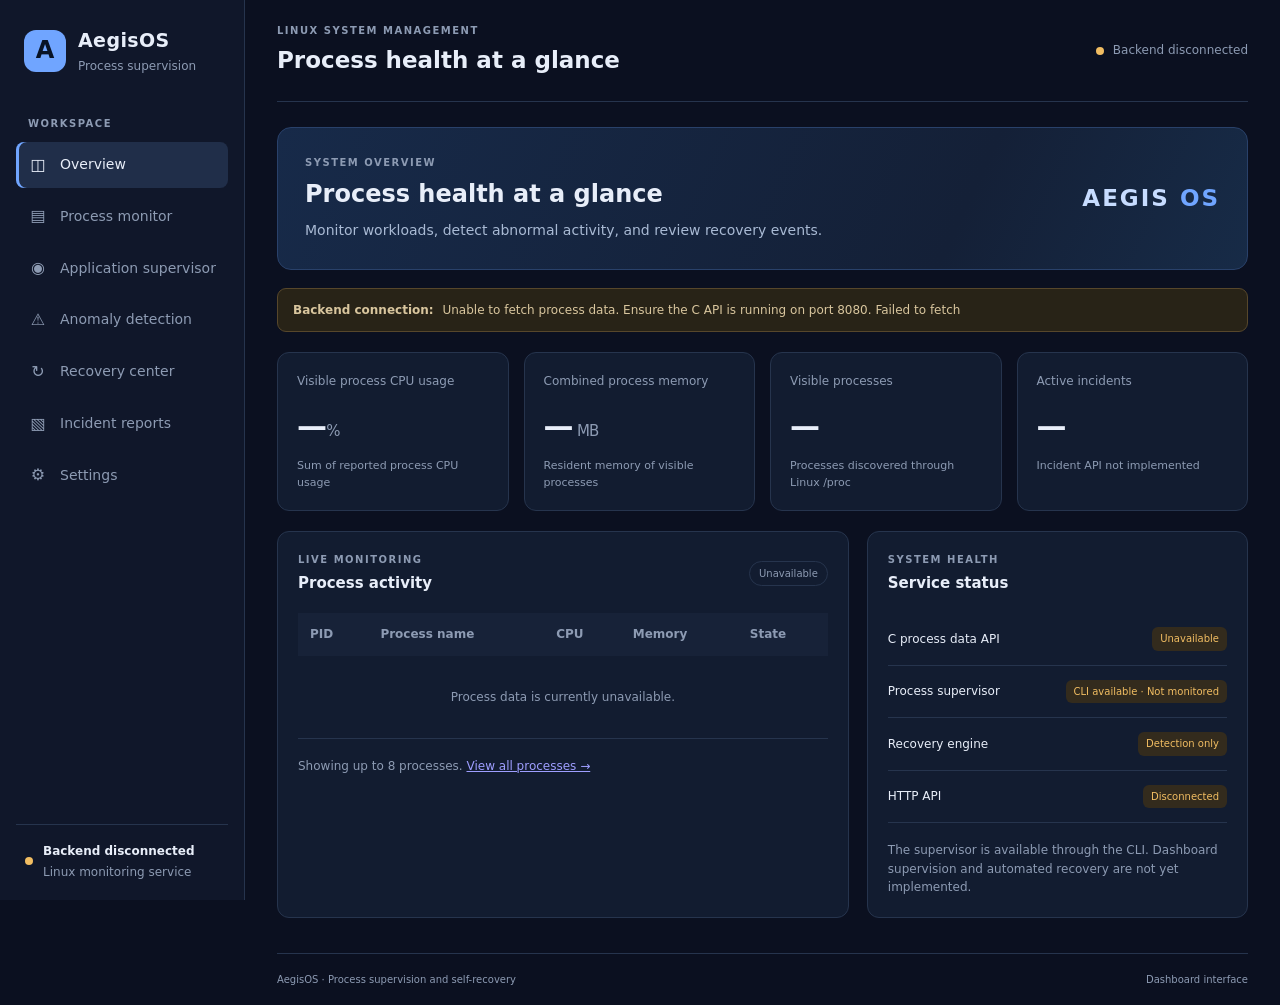
<file: dashboard/index.html>
<!DOCTYPE html>
<html lang="en">
<head>
  <meta charset="UTF-8">
  <meta name="viewport" content="width=device-width, initial-scale=1">
  <title>AegisOS | Process Supervision</title>
  <link rel="stylesheet" href="styles.css">
</head>
<body>
  <aside class="sidebar">
    <div class="brand">
      <div class="brand-icon">A</div>
      <div>
        <h1>AegisOS</h1>
        <p>Process supervision</p>
      </div>
    </div>

    <p class="nav-label">WORKSPACE</p>

    <nav id="nav">
      <a class="active" href="#overview"><span>◫</span> Overview</a>
      <a href="#process-monitor"><span>▤</span> Process monitor</a>
      <a href="#supervisor"><span>◉</span> Application supervisor</a>
      <a href="#anomalies"><span>⚠</span> Anomaly detection</a>
      <a href="#recovery"><span>↻</span> Recovery center</a>
      <a href="#incidents"><span>▧</span> Incident reports</a>
      <a href="#settings"><span>⚙</span> Settings</a>
    </nav>

    <div class="sidebar-bottom">
      <span class="status-dot"></span>
      <div>
        <strong id="sidebar-status">Backend disconnected</strong>
        <p>Linux monitoring service</p>
      </div>
    </div>
  </aside>

  <main class="main">
    <header class="topbar">
      <div>
        <p class="eyebrow">LINUX SYSTEM MANAGEMENT</p>
        <h2 id="page-title">Overview</h2>
      </div>

      <div class="connection">
        <span class="status-dot"></span>
        <span id="backend-status">Connecting...</span>
      </div>
    </header>

    <!-- OVERVIEW -->
    <section id="overview" class="page active">
      <div class="welcome">
        <div>
          <p class="eyebrow">SYSTEM OVERVIEW</p>
          <h2>Process health at a glance</h2>
          <p>Monitor workloads, detect abnormal activity, and review recovery events.</p>
        </div>
        <div class="system-mark">AEGIS <span>OS</span></div>
      </div>

      <div class="notice">
        <strong>Backend connection:</strong>
        <span id="connection-message">Connecting to the AegisOS C API...</span>
      </div>

      <div class="metrics-grid">
        <article class="metric-card">
          <p>Visible process CPU usage</p>
          <div class="metric-value" id="cpu-value">—<span>%</span></div>
          <p class="metric-foot">Sum of reported process CPU usage</p>
        </article>

        <article class="metric-card">
          <p>Combined process memory</p>
          <div class="metric-value" id="memory-value">—<span> MB</span></div>
          <p class="metric-foot">Resident memory of visible processes</p>
        </article>

        <article class="metric-card">
          <p>Visible processes</p>
          <div class="metric-value" id="process-count">—</div>
          <p class="metric-foot">Processes discovered through Linux /proc</p>
        </article>

        <article class="metric-card">
          <p>Active incidents</p>
          <div class="metric-value" id="incident-count">—</div>
          <p class="metric-foot">Incident API not implemented</p>
        </article>
      </div>

      <div class="content-grid">
        <article class="panel">
          <div class="panel-heading">
            <div>
              <p class="eyebrow">LIVE MONITORING</p>
              <h3>Process activity</h3>
            </div>
            <span class="pill" id="overview-process-status">Connecting...</span>
          </div>

          <div class="table-wrap">
            <table>
              <thead>
                <tr>
                  <th>PID</th>
                  <th>Process name</th>
                  <th>CPU</th>
                  <th>Memory</th>
                  <th>State</th>
                </tr>
              </thead>
              <tbody id="overview-process-table">
                <tr>
                  <td colspan="5" class="table-empty">Loading process data...</td>
                </tr>
              </tbody>
            </table>
          </div>

          <p class="panel-note">
            Showing up to 8 processes.
            <a href="#process-monitor">View all processes →</a>
          </p>
        </article>

        <article class="panel">
          <div class="panel-heading">
            <div>
              <p class="eyebrow">SYSTEM HEALTH</p>
              <h3>Service status</h3>
            </div>
          </div>

          <div class="service-row">
            <span>C process data API</span>
            <span class="badge pending" id="monitor-service-status">Checking...</span>
          </div>


          <div class="service-row">
            <span>Process supervisor</span>
            <span class="badge pending" id="supervisor-service-status">CLI available · Not monitored</span>
          </div>

          <div class="service-row">
            <span>Recovery engine</span>
            <span class="badge pending" id="recovery-engine-status">Detection only</span>
          </div>


          <div class="service-row">
            <span>HTTP API</span>
            <span class="badge pending" id="http-service-status">Checking...</span>
          </div>


          <p class="panel-note">
            The supervisor is available through the CLI. Dashboard supervision
            and automated recovery are not yet implemented.
          </p>

        </article>
      </div>
    </section>

    <!-- PROCESS MONITOR -->
    <section id="process-monitor" class="page">
      <div class="section-intro">
        <p class="eyebrow">OBSERVABILITY</p>
        <h2>Process monitor</h2>
        <p>Inspect process identity, resource consumption, and state.</p>
      </div>

      <article class="panel">
        <div class="panel-heading">
          <h3>Processes discovered by Linux</h3>
          <span class="pill" id="process-page-status">Connecting...</span>
        </div>

        <div class="table-wrap">
          <table>
            <thead>
              <tr>
                <th>PID</th>
                <th>Process name</th>
                <th>CPU</th>
                <th>Memory</th>
                <th>State</th>
              </tr>
            </thead>
            <tbody id="process-table">
              <tr>
                <td colspan="5" class="table-empty">Loading process data...</td>
              </tr>
            </tbody>
          </table>
        </div>
      </article>
    </section>

    <!-- SUPERVISOR -->

    <!-- SUPERVISOR -->
    <section id="supervisor" class="page">
      <div class="section-intro">
        <p class="eyebrow">LIFECYCLE MANAGEMENT</p>
        <h2>Application supervisor</h2>
        <p>Review the supervisor capabilities currently available in AegisOS.</p>
      </div>

      <article class="panel">
        <div class="panel-heading">
          <h3>Supervisor capabilities</h3>
          <span class="pill">CLI available</span>
        </div>

        <div class="service-row">
          <span>Launch a child process</span>
          <span class="badge">Available via CLI</span>
        </div>

        <div class="service-row">
          <span>Restart after process failure</span>
          <span class="badge">Available via CLI</span>
        </div>

        <div class="service-row">
          <span>Maximum restart attempts</span>
          <span>3 (CLI default)</span>
        </div>

        <div class="service-row">
          <span>Restart backoff</span>
          <span>Exponential, capped at 60 seconds</span>
        </div>

        <div class="service-row">
          <span>Dashboard application registration</span>
          <span class="badge pending">Not implemented</span>
        </div>

        <div class="service-row">
          <span>Live supervised-process status</span>
          <span class="badge pending">Not exposed by API</span>
        </div>

        <p class="panel-note">
          The CLI supervisor runs with the command
          <code>./build/aegisos --supervise PROGRAM</code>.
          This dashboard does not launch or restart programs.
        </p>
      </article>
    </section>


    <!-- ANOMALIES -->

    <!-- ANOMALIES -->
    <section id="anomalies" class="page">
      <div class="section-intro">
        <p class="eyebrow">DETECTION</p>
        <h2>Anomaly detection</h2>
        <p>Review abnormal resource usage and the rules that triggered alerts.</p>
      </div>

      <article class="panel">
        <div class="panel-heading">
          <h3>Detected anomalies</h3>
          <span class="pill" id="anomaly-status">Live feed connected</span>
        </div>

        <div class="table-wrap">
          <table>
            <thead>
              <tr>
                <th>Type</th>
                <th>PID</th>
                <th>Observed</th>
                <th>Threshold</th>
                <th>Explanation</th>
              </tr>
            </thead>
            <tbody id="anomaly-table">
              <tr>
                <td colspan="5" class="table-empty">Loading anomalies...</td>
              </tr>
            </tbody>
          </table>
        </div>
      </article>
    </section>


    <!-- RECOVERY -->

    <!-- RECOVERY -->
    <section id="recovery" class="page">
      <div class="section-intro">
        <p class="eyebrow">POLICY MANAGEMENT</p>
        <h2>Recovery center</h2>
        <p>Review detected anomalies and the current recovery capabilities.</p>
      </div>

      <article class="panel">
        <div class="panel-heading">
          <h3>Recovery status</h3>
          <span class="pill" id="recovery-status">Connected</span>
        </div>

        <div class="service-row">
          <span>Anomaly detection</span>
          <span class="badge" id="recovery-detection-status">Connected</span>
        </div>

        <div class="service-row">
          <span>Restart-on-failure supervisor</span>
          <span class="badge">CLI available</span>
        </div>

        <div class="service-row">
          <span>Dashboard-triggered recovery</span>
          <span class="badge pending">Not implemented</span>
        </div>

        <div class="service-row">
          <span>Automatic recovery policy configuration</span>
          <span class="badge pending">Not implemented</span>
        </div>

        <h3 class="subsection-heading">Recent anomalies</h3>

        <div class="table-wrap">
          <table>
            <thead>
              <tr>
                <th>Incident</th>
                <th>Process ID</th>
                <th>Observed</th>
                <th>Threshold</th>
                <th>Status</th>
              </tr>
            </thead>
            <tbody id="recovery-table">
              <tr>
                <td colspan="5" class="table-empty">Loading recovery information...</td>
              </tr>
            </tbody>
          </table>
        </div>

        <p class="panel-note">
          This page is informational. It does not terminate processes or trigger restarts.
        </p>
      </article>
    </section>


    <!-- INCIDENTS -->

    <!-- INCIDENTS -->
    <section id="incidents" class="page">
      <div class="section-intro">
        <p class="eyebrow">AUDIT TRAIL</p>
        <h2>Incident reports</h2>
        <p>Review detected anomalies recorded by the monitoring service.</p>
      </div>

      <article class="panel">
        <div class="panel-heading">
          <h3>Incident history</h3>
          <span class="pill" id="incident-status">Connecting...</span>
        </div>

        <div class="table-wrap">
          <table>
            <thead>
              <tr>
                <th>Time</th>
                <th>Process ID</th>
                <th>Incident</th>
                <th>Observed</th>
                <th>Threshold</th>
              </tr>
            </thead>
            <tbody id="incident-table">
              <tr>
                <td colspan="5" class="table-empty">Loading incident history...</td>
              </tr>
            </tbody>
          </table>
        </div>

        <p class="panel-note">
          This history contains detected anomalies. Recovery actions and outcomes
          are not recorded by this endpoint.
        </p>
      </article>
    </section>


    <!-- SETTINGS -->

    <!-- SETTINGS -->

    <!-- SETTINGS -->
    <section id="settings" class="page">
      <div class="section-intro">
        <p class="eyebrow">CONFIGURATION</p>
        <h2>Settings</h2>
        <p>Current monitoring and anomaly-detection configuration.</p>
      </div>

      <article class="panel">
        <div class="panel-heading">
          <h3>Monitoring configuration</h3>
          <span class="pill" id="settings-status">Configured in backend</span>
        </div>

        <div class="service-row">
          <span>API host</span>
          <span>127.0.0.1</span>
        </div>

        <div class="service-row">
          <span>API port</span>
          <span>8080</span>
        </div>

        <div class="service-row">
          <span>Dashboard refresh interval</span>
          <span>3 seconds</span>
        </div>

        <div class="service-row">
          <span>High CPU threshold</span>
          <span>80%</span>
        </div>

        <div class="service-row">
          <span>High memory threshold</span>
          <span>512 MB</span>
        </div>

        <div class="service-row">
          <span>Required consecutive samples</span>
          <span>3</span>
        </div>

        <div class="service-row">
          <span>Recovery policy</span>
          <span>Detection only; automatic recovery not enabled</span>
        </div>

        <p class="panel-note">
          These values describe the current implementation. This page does not
          modify backend configuration.
        </p>
      </article>
    </section>



    <footer>
      <span>AegisOS · Process supervision and self-recovery</span>
      <span>Dashboard interface</span>
    </footer>
  </main>

  <script src="app.js"></script>
</body>
</html>
</file>
<file: dashboard/styles.css>
:root {
  color-scheme: dark;
  --bg: #0b1020;
  --sidebar: #10172a;
  --panel: #121c30;
  --panel-hover: #18243b;
  --text: #e8eef9;
  --muted: #8d9bb3;
  --border: #26344d;
  --accent: #70a5ff;
  --green: #5dd6a0;
  --amber: #f1bd62;
}

* { box-sizing: border-box; }

body {
  margin: 0;
  background: var(--bg);
  color: var(--text);
  font-family: Inter, "Segoe UI", system-ui, sans-serif;
  font-size: 14px;
  line-height: 1.55;
}

.sidebar {
  position: fixed;
  inset: 0 auto 0 0;
  width: 245px;
  display: flex;
  flex-direction: column;
  padding: 26px 16px 18px;
  background: var(--sidebar);
  border-right: 1px solid var(--border);
}

.brand { display: flex; align-items: center; gap: 12px; padding: 0 8px 30px; }
.brand-icon {
  display: grid;
  place-items: center;
  width: 42px;
  height: 42px;
  border-radius: 12px;
  color: #081326;
  background: var(--accent);
  font-size: 24px;
  font-weight: 800;
}
.brand h1 { margin: 0; font-size: 19px; letter-spacing: .4px; }
.brand p, .sidebar-bottom p { margin: 2px 0 0; color: var(--muted); font-size: 12px; }

.nav-label, .eyebrow {
  color: var(--muted);
  font-size: 10px;
  font-weight: 750;
  letter-spacing: 1.5px;
}

.nav-label { padding: 0 12px; margin-bottom: 10px; }

nav { display: grid; gap: 5px; }

nav a {
  display: flex;
  align-items: center;
  gap: 12px;
  padding: 11px 12px;
  color: var(--muted);
  text-decoration: none;
  border-radius: 8px;
  transition: background .15s, color .15s;
}

nav a span { width: 20px; text-align: center; font-size: 16px; }
nav a:hover, nav a.active { color: var(--text); background: #202e49; }
nav a.active { box-shadow: inset 3px 0 var(--accent); }

.sidebar-bottom {
  display: flex;
  align-items: center;
  gap: 10px;
  margin-top: auto;
  padding: 15px 9px 0;
  border-top: 1px solid var(--border);
}
.sidebar-bottom strong { font-size: 12px; }

.status-dot {
  display: inline-block;
  width: 8px;
  height: 8px;
  flex-shrink: 0;
  border-radius: 50%;
  background: var(--amber);
}

.main { margin-left: 245px; min-height: 100vh; padding: 0 32px; }

.topbar {
  display: flex;
  align-items: center;
  justify-content: space-between;
  gap: 16px;
  padding: 23px 0;
  border-bottom: 1px solid var(--border);
}

.topbar .eyebrow, .section-intro .eyebrow, .welcome .eyebrow { margin: 0 0 4px; }
.topbar h2 { margin: 0; font-size: 23px; }
.connection { display: flex; align-items: center; gap: 9px; color: var(--muted); font-size: 12px; }

.page { display: none; padding-top: 25px; }
.page.active { display: block; }

.welcome {
  display: flex;
  align-items: center;
  justify-content: space-between;
  gap: 20px;
  padding: 27px;
  border: 1px solid #29416a;
  border-radius: 14px;
  background: linear-gradient(115deg, #172a49, #142037 70%, #172b47);
}
.welcome h2 { margin: 5px 0 7px; font-size: 24px; }
.welcome p:not(.eyebrow) { margin: 0; color: #a9bad4; }
.system-mark { color: #c7dcff; font-size: 23px; font-weight: 850; letter-spacing: 2px; white-space: nowrap; }
.system-mark span { color: var(--accent); }

.notice {
  margin-top: 18px;
  padding: 12px 15px;
  border: 1px solid #57472b;
  border-radius: 9px;
  background: #282317;
  color: #d9c69e;
  font-size: 12px;
}
.notice strong { margin-right: 5px; }

.metrics-grid {
  display: grid;
  grid-template-columns: repeat(4, minmax(0, 1fr));
  gap: 15px;
  margin: 20px 0;
}
.metric-card, .panel {
  min-width: 0;
  border: 1px solid var(--border);
  border-radius: 12px;
  background: var(--panel);
}
.metric-card { padding: 19px; }
.metric-card > p:first-child { margin: 0; color: var(--muted); font-size: 12px; }
.metric-value { margin: 12px 0 8px; font-size: 30px; font-weight: 750; letter-spacing: -.7px; }
.metric-value span { color: var(--muted); font-size: 15px; font-weight: 500; }
.metric-foot { margin: 0; color: var(--muted); font-size: 11px; }

.content-grid { display: grid; grid-template-columns: minmax(0, 1.5fr) minmax(260px, 1fr); gap: 18px; }
.panel { padding: 20px; }
.panel-heading { display: flex; align-items: center; justify-content: space-between; gap: 12px; margin-bottom: 18px; }
.panel-heading h3, .panel > h3 { margin: 0; font-size: 15px; }
.panel-heading .eyebrow { margin: 0 0 4px; }

.pill {
  display: inline-block;
  padding: 4px 9px;
  border: 1px solid var(--border);
  border-radius: 20px;
  color: var(--muted);
  font-size: 10px;
  white-space: nowrap;
}

.empty-state { padding: 23px 12px; text-align: center; }
.empty-icon { color: var(--accent); font-size: 28px; }
.empty-state h4 { margin: 10px 0 5px; font-size: 14px; }
.empty-state p { max-width: 390px; margin: 0 auto 13px; color: var(--muted); font-size: 12px; }
.empty-state a { color: var(--accent); text-decoration: none; font-size: 12px; }

.service-row {
  display: flex;
  justify-content: space-between;
  align-items: center;
  gap: 12px;
  padding: 14px 0;
  border-bottom: 1px solid var(--border);
  font-size: 12px;
}
.service-row:last-child { border-bottom: 0; }

.badge { padding: 4px 8px; border-radius: 6px; font-size: 10px; white-space: nowrap; }
.badge.pending { background: #332b1d; color: var(--amber); }

.section-intro { margin-bottom: 20px; }
.section-intro h2 { margin: 4px 0; font-size: 23px; }
.section-intro > p:last-child { color: var(--muted); margin: 5px 0 0; }

.table-wrap { overflow-x: auto; }
table { width: 100%; border-collapse: collapse; text-align: left; font-size: 12px; }
th { padding: 12px; color: var(--muted); font-weight: 600; background: #172238; }
td { padding: 14px 12px; border-bottom: 1px solid var(--border); }
.table-empty { padding: 32px 12px; text-align: center; color: var(--muted); }
.panel-note { margin: 18px 0 0; color: var(--muted); font-size: 12px; }

footer {
  display: flex;
  justify-content: space-between;
  gap: 12px;
  margin-top: 35px;
  padding: 18px 0;
  border-top: 1px solid var(--border);
  color: var(--muted);
  font-size: 10px;
}

@media (max-width: 1100px) {
  .metrics-grid { grid-template-columns: repeat(2, minmax(0, 1fr)); }
  .content-grid { grid-template-columns: 1fr; }
}

@media (max-width: 720px) {
  .sidebar { position: static; width: auto; padding: 15px; }
  .brand { padding-bottom: 15px; }
  nav { grid-template-columns: repeat(2, minmax(0, 1fr)); }
  .nav-label { margin-bottom: 6px; }
  .sidebar-bottom { margin-top: 18px; }
  .main { margin-left: 0; padding: 0 15px; }
  .topbar { align-items: flex-start; flex-direction: column; }
  .welcome { padding: 19px; }
  .system-mark { display: none; }
  .metrics-grid { gap: 10px; }
  .metric-card { padding: 14px; }
  .metric-value { font-size: 25px; }
  footer { flex-direction: column; }
}
</file>
